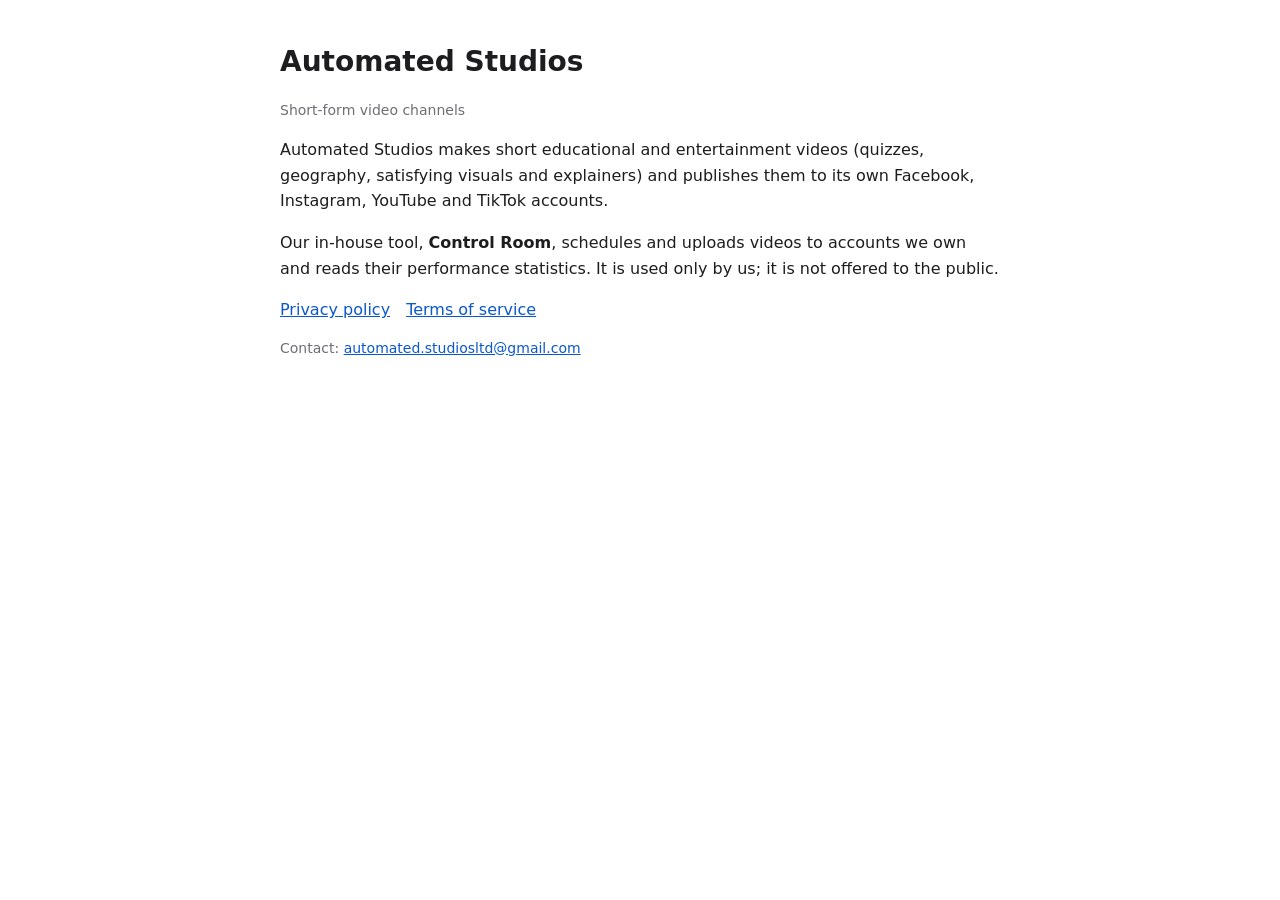
<file: index.html>
<!DOCTYPE html>
<html lang="en"><head><meta charset="utf-8"><meta name="viewport" content="width=device-width,initial-scale=1">
<title>Automated Studios</title><link rel="stylesheet" href="style.css"></head>
<body>
<h1>Automated Studios</h1>
<p class="muted">Short-form video channels</p>
<p>Automated Studios makes short educational and entertainment videos (quizzes, geography, satisfying visuals and explainers)
and publishes them to its own Facebook, Instagram, YouTube and TikTok accounts.</p>
<p>Our in-house tool, <strong>Control Room</strong>, schedules and uploads videos to accounts we own and reads their performance
statistics. It is used only by us; it is not offered to the public.</p>
<nav><a href="privacy.html">Privacy policy</a><a href="terms.html">Terms of service</a></nav>
<p class="muted">Contact: <a href="mailto:automated.studiosltd@gmail.com">automated.studiosltd@gmail.com</a></p>
</body></html>
</file>
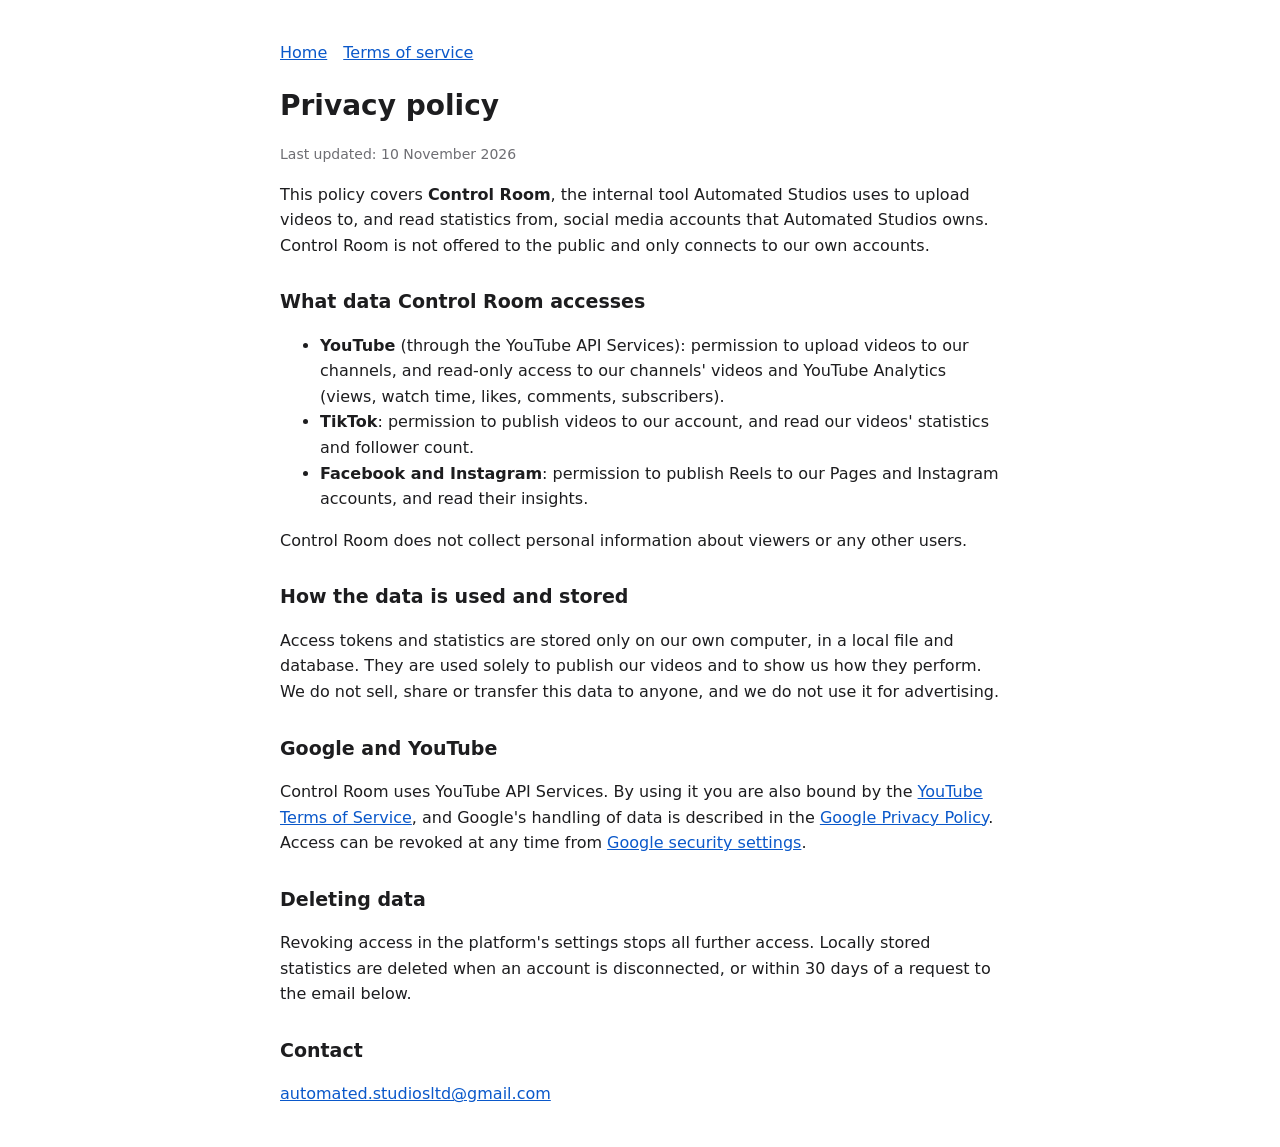
<file: privacy.html>
<!DOCTYPE html>
<html lang="en"><head><meta charset="utf-8"><meta name="viewport" content="width=device-width,initial-scale=1">
<title>Privacy policy - Automated Studios</title><link rel="stylesheet" href="style.css"></head>
<body>
<nav><a href="index.html">Home</a><a href="terms.html">Terms of service</a></nav>
<h1>Privacy policy</h1>
<p class="muted">Last updated: 10 November 2026</p>

<p>This policy covers <strong>Control Room</strong>, the internal tool Automated Studios uses to upload videos to, and read
statistics from, social media accounts that Automated Studios owns. Control Room is not offered to the public and only
connects to our own accounts.</p>

<h2>What data Control Room accesses</h2>
<ul>
<li><strong>YouTube</strong> (through the YouTube API Services): permission to upload videos to our channels, and read-only
access to our channels' videos and YouTube Analytics (views, watch time, likes, comments, subscribers).</li>
<li><strong>TikTok</strong>: permission to publish videos to our account, and read our videos' statistics and follower count.</li>
<li><strong>Facebook and Instagram</strong>: permission to publish Reels to our Pages and Instagram accounts, and read their insights.</li>
</ul>
<p>Control Room does not collect personal information about viewers or any other users.</p>

<h2>How the data is used and stored</h2>
<p>Access tokens and statistics are stored only on our own computer, in a local file and database. They are used solely to
publish our videos and to show us how they perform. We do not sell, share or transfer this data to anyone, and we do not use
it for advertising.</p>

<h2>Google and YouTube</h2>
<p>Control Room uses YouTube API Services. By using it you are also bound by the
<a href="https://www.youtube.com/t/terms">YouTube Terms of Service</a>, and Google's handling of data is described in the
<a href="https://policies.google.com/privacy">Google Privacy Policy</a>. Access can be revoked at any time from
<a href="https://myaccount.google.com/permissions">Google security settings</a>.</p>

<h2>Deleting data</h2>
<p>Revoking access in the platform's settings stops all further access. Locally stored statistics are deleted when an account
is disconnected, or within 30 days of a request to the email below.</p>

<h2>Contact</h2>
<p><a href="mailto:automated.studiosltd@gmail.com">automated.studiosltd@gmail.com</a></p>
</body></html>
</file>
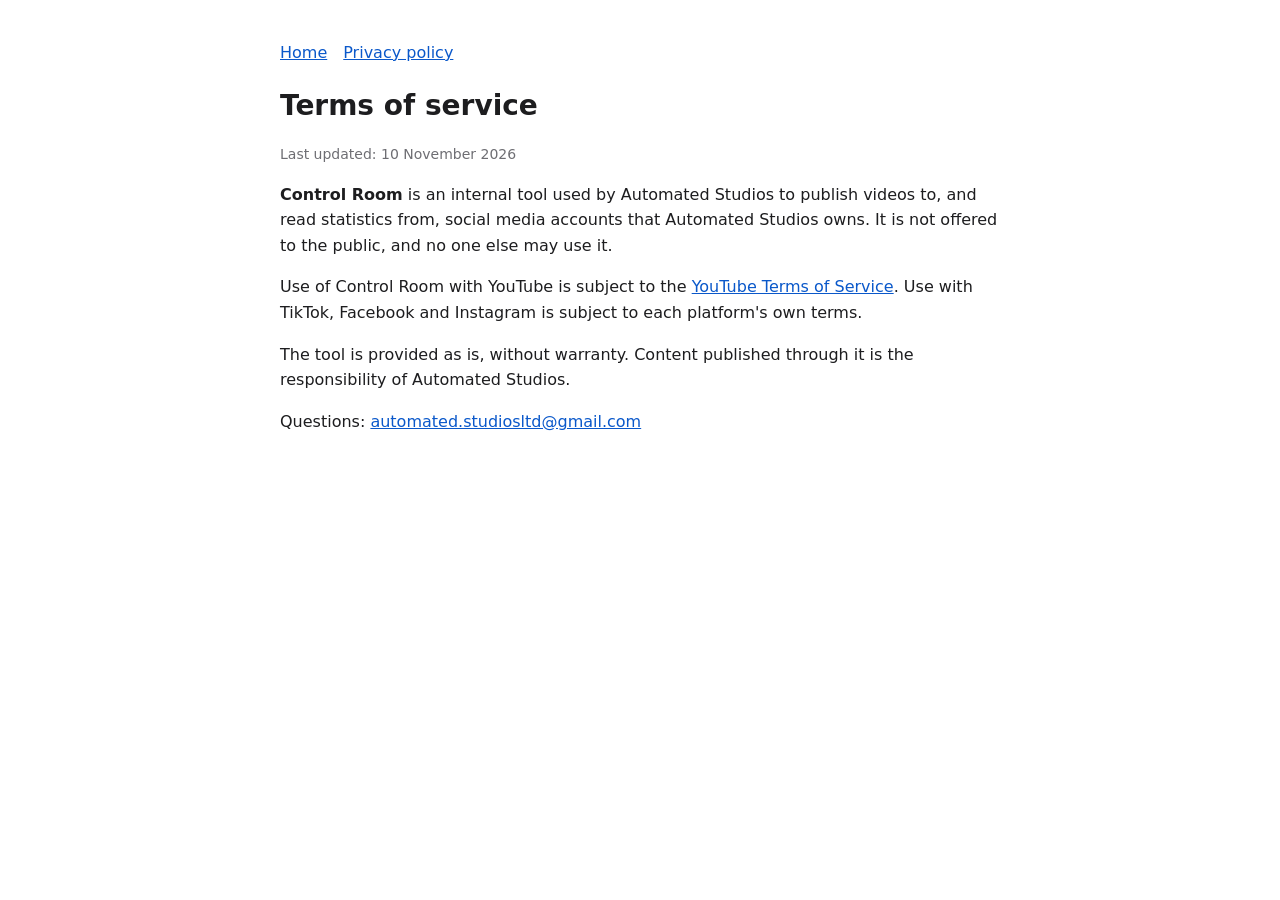
<file: terms.html>
<!DOCTYPE html>
<html lang="en"><head><meta charset="utf-8"><meta name="viewport" content="width=device-width,initial-scale=1">
<title>Terms of service - Automated Studios</title><link rel="stylesheet" href="style.css"></head>
<body>
<nav><a href="index.html">Home</a><a href="privacy.html">Privacy policy</a></nav>
<h1>Terms of service</h1>
<p class="muted">Last updated: 10 November 2026</p>
<p><strong>Control Room</strong> is an internal tool used by Automated Studios to publish videos to, and read statistics from,
social media accounts that Automated Studios owns. It is not offered to the public, and no one else may use it.</p>
<p>Use of Control Room with YouTube is subject to the <a href="https://www.youtube.com/t/terms">YouTube Terms of Service</a>.
Use with TikTok, Facebook and Instagram is subject to each platform's own terms.</p>
<p>The tool is provided as is, without warranty. Content published through it is the responsibility of Automated Studios.</p>
<p>Questions: <a href="mailto:automated.studiosltd@gmail.com">automated.studiosltd@gmail.com</a></p>
</body></html>
</file>
<file: style.css>
body{font:16px/1.6 system-ui,-apple-system,Segoe UI,Roboto,sans-serif;max-width:720px;margin:40px auto;padding:0 20px;color:#1d1d1f}
h1{font-size:28px;margin-bottom:4px}h2{font-size:19px;margin-top:28px}
.muted{color:#6e6e73;font-size:14px}nav a{margin-right:16px}a{color:#0a58ca}
</file>
